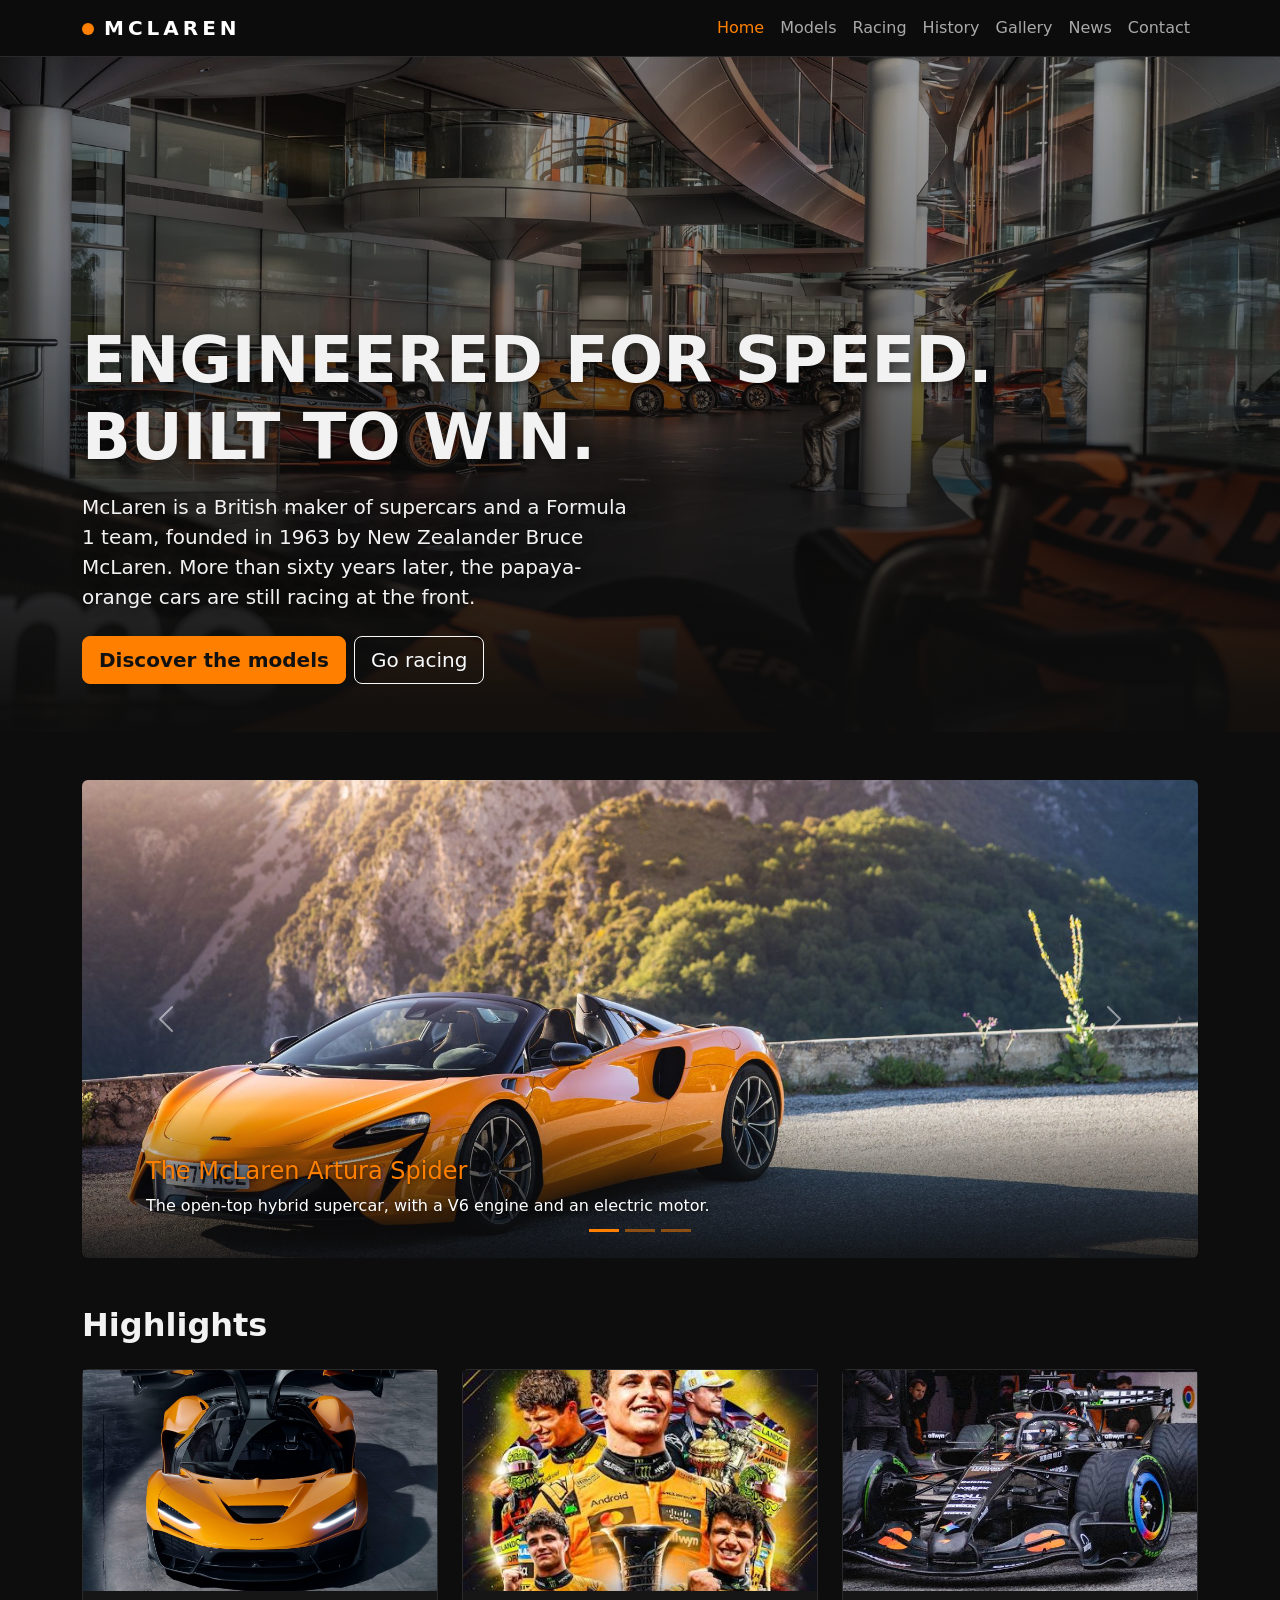
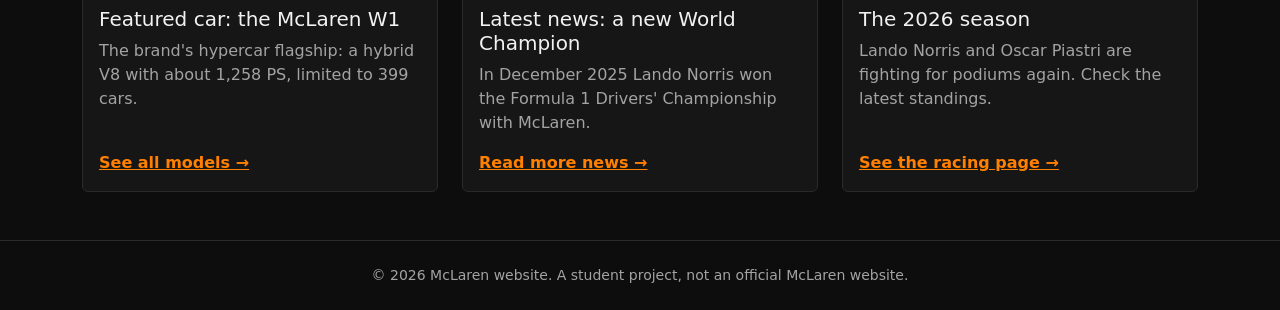
<file: index.html>
<!DOCTYPE html>
<html lang="en" data-bs-theme="dark">
<head>
  <meta charset="UTF-8">
  <meta name="viewport" content="width=device-width, initial-scale=1.0">
  <title>McLaren | Home</title>
  <link rel="stylesheet" href="https://cdn.jsdelivr.net/npm/bootstrap@5.3.3/dist/css/bootstrap.min.css">
  <link rel="stylesheet" href="style.css">
</head>
<body>

  <nav class="navbar navbar-expand-md sticky-top border-bottom">
    <div class="container">
      <a class="navbar-brand" href="index.html">McLaren</a>
      <button class="navbar-toggler" type="button" data-bs-toggle="collapse" data-bs-target="#menu" aria-controls="menu" aria-expanded="false" aria-label="Toggle navigation">
        <span class="navbar-toggler-icon"></span>
      </button>
      <div class="collapse navbar-collapse" id="menu">
        <ul class="navbar-nav ms-auto">
          <li class="nav-item"><a class="nav-link active" aria-current="page" href="index.html">Home</a></li>
          <li class="nav-item"><a class="nav-link" href="models.html">Models</a></li>
          <li class="nav-item"><a class="nav-link" href="racing.html">Racing</a></li>
          <li class="nav-item"><a class="nav-link" href="history.html">History</a></li>
          <li class="nav-item"><a class="nav-link" href="gallery.html">Gallery</a></li>
          <li class="nav-item"><a class="nav-link" href="news.html">News</a></li>
          <li class="nav-item"><a class="nav-link" href="contact.html">Contact</a></li>
        </ul>
      </div>
    </div>
  </nav>

  
  <header class="hero d-flex align-items-end">
    <div class="container pb-5">
      <h1 class="display-3 mb-3">Engineered for speed.<br>Built to win.</h1>
      <p class="lead col-lg-6">McLaren is a British maker of supercars and a Formula 1 team, founded in 1963 by New Zealander Bruce McLaren. More than sixty years later, the papaya-orange cars are still racing at the front.</p>
      <div class="d-flex flex-wrap gap-2 mt-4">
        <a href="models.html" class="btn btn-primary btn-lg">Discover the models</a>
        <a href="racing.html" class="btn btn-outline-light btn-lg">Go racing</a>
      </div>
    </div>
  </header>

  
  <section class="container pt-5" aria-label="Featured stories">
    <div id="homeCarousel" class="carousel slide carousel-fade" data-bs-theme="light" data-bs-ride="carousel" data-bs-interval="5000">
      <div class="carousel-indicators">
        <button type="button" data-bs-target="#homeCarousel" data-bs-slide-to="0" class="active" aria-current="true" aria-label="Slide 1"></button>
        <button type="button" data-bs-target="#homeCarousel" data-bs-slide-to="1" aria-label="Slide 2"></button>
        <button type="button" data-bs-target="#homeCarousel" data-bs-slide-to="2" aria-label="Slide 3"></button>
      </div>

      <div class="carousel-inner rounded">
        <div class="carousel-item active">
          <img src="pictures/artura%20spider.jpg" class="d-block w-100 carousel-slide" style="object-position: 50% 65%;" alt="Orange McLaren Artura Spider parked on a mountain road">
          <div class="carousel-caption text-start">
            <h3 class="h4">The McLaren Artura Spider</h3>
            <p class="mb-0 d-none d-sm-block">The open-top hybrid supercar, with a V6 engine and an electric motor.</p>
          </div>
        </div>
        <div class="carousel-item">
          <img src="pictures/w1.jpg" class="d-block w-100 carousel-slide" style="object-position: 50% 65%;" alt="Orange McLaren W1 hypercar with its doors open, seen from the front">
          <div class="carousel-caption text-start">
            <h3 class="h4">The McLaren W1</h3>
            <p class="mb-0 d-none d-sm-block">A hybrid V8 hypercar with about 1,258 PS, limited to 399 cars.</p>
          </div>
        </div>
        <div class="carousel-item">
          <img src="pictures/labdo-and-oscar.jpg" class="d-block w-100 carousel-slide" style="object-position: 50% 18%;" alt="Lando Norris and Oscar Piastri in McLaren race suits, smiling">
          <div class="carousel-caption text-start">
            <h3 class="h4">Our drivers</h3>
            <p class="mb-0 d-none d-sm-block">Lando Norris, the 2025 World Champion, and Oscar Piastri.</p>
          </div>
        </div>
      </div>

      <button class="carousel-control-prev" type="button" data-bs-target="#homeCarousel" data-bs-slide="prev">
        <span class="carousel-control-prev-icon" aria-hidden="true"></span>
        <span class="visually-hidden">Previous</span>
      </button>
      <button class="carousel-control-next" type="button" data-bs-target="#homeCarousel" data-bs-slide="next">
        <span class="carousel-control-next-icon" aria-hidden="true"></span>
        <span class="visually-hidden">Next</span>
      </button>
    </div>
  </section>

  <main class="container py-5">
    <h2 class="mb-4">Highlights</h2>
    <div class="row row-cols-1 row-cols-md-3 g-4">
        <div class="col">
          <div class="card h-100">
            <img src="pictures/w1.jpg" class="card-img-top pic" style="object-position: 50% 60%;" alt="Orange McLaren W1 hypercar with its doors open" loading="lazy">
            <div class="card-body d-flex flex-column">
              <h3 class="h5 card-title">Featured car: the McLaren W1</h3>
              <p class="card-text text-secondary">The brand's hypercar flagship: a hybrid V8 with about 1,258 PS, limited to 399 cars.</p>
              <a href="models.html" class="mt-auto fw-semibold">See all models &rarr;</a>
            </div>
          </div>
        </div>
        <div class="col">
          <div class="card h-100">
            <img src="pictures/Lando%20Norris,%202025%20World%20Champion.jpg" class="card-img-top pic" style="object-position: 50% 25%;" alt="Lando Norris, 2025 Formula 1 World Champion" loading="lazy">
            <div class="card-body d-flex flex-column">
              <h3 class="h5 card-title">Latest news: a new World Champion</h3>
              <p class="card-text text-secondary">In December 2025 Lando Norris won the Formula 1 Drivers' Championship with McLaren.</p>
              <a href="news.html" class="mt-auto fw-semibold">Read more news &rarr;</a>
            </div>
          </div>
        </div>
        <div class="col">
          <div class="card h-100">
            <img src="pictures/2026.jpg" class="card-img-top pic" alt="The 2026 McLaren Formula 1 car in the pit lane" loading="lazy">
            <div class="card-body d-flex flex-column">
              <h3 class="h5 card-title">The 2026 season</h3>
              <p class="card-text text-secondary">Lando Norris and Oscar Piastri are fighting for podiums again. Check the latest standings.</p>
              <a href="racing.html" class="mt-auto fw-semibold">See the racing page &rarr;</a>
            </div>
          </div>
        </div>
    </div>

  </main>

  <footer class="border-top py-4 text-center text-secondary small">
    <div class="container">&copy; 2026 McLaren website. A student project, not an official McLaren website.</div>
  </footer>

  <script src="https://cdn.jsdelivr.net/npm/bootstrap@5.3.3/dist/js/bootstrap.bundle.min.js"></script>
</body>
</html>
</file>
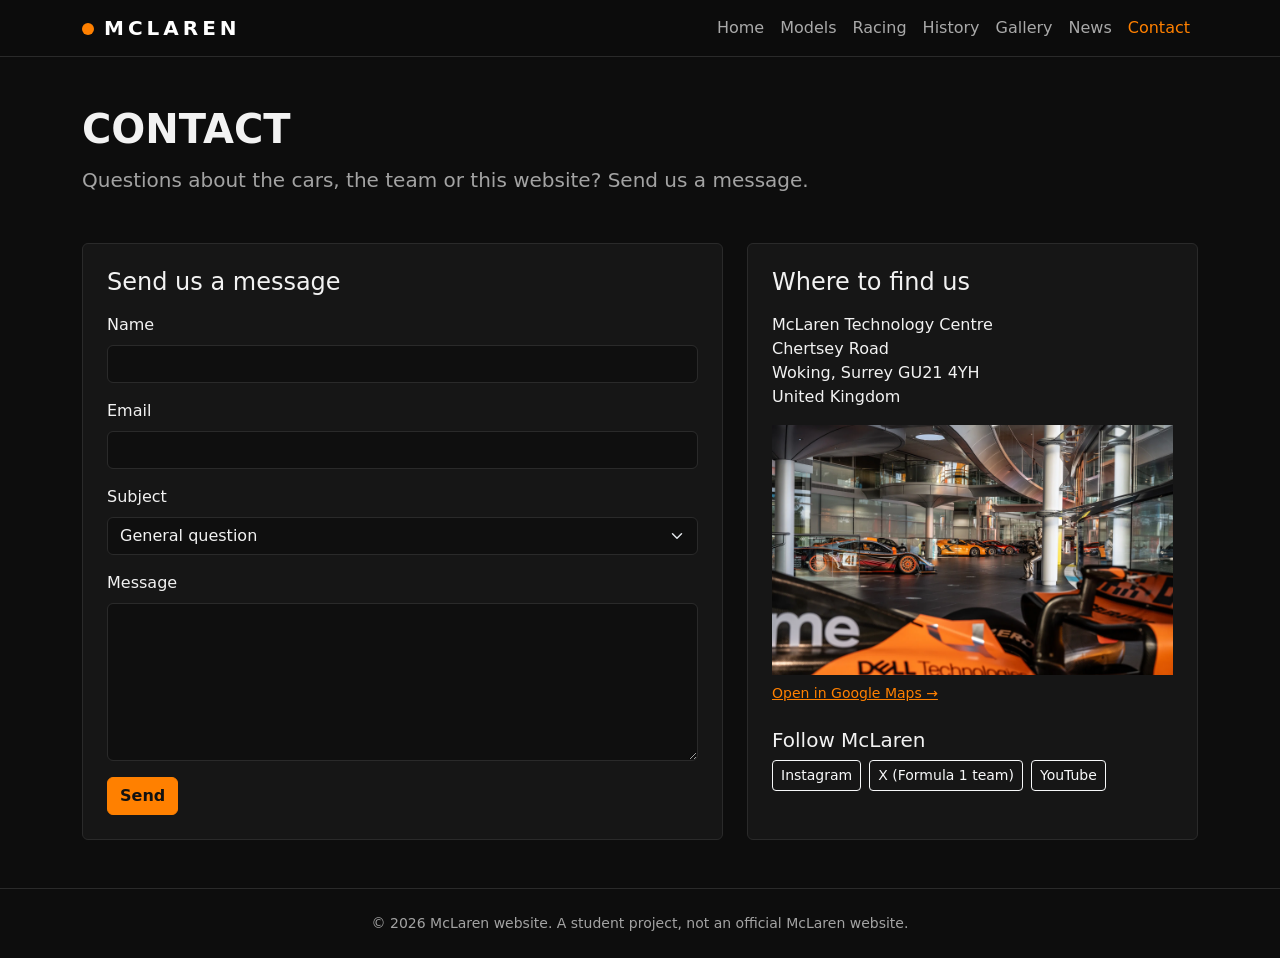
<file: contact.html>
<!DOCTYPE html>
<html lang="en" data-bs-theme="dark">
<head>
  <meta charset="UTF-8">
  <meta name="viewport" content="width=device-width, initial-scale=1.0">
  <title>McLaren | Contact</title>
  <link rel="stylesheet" href="https://cdn.jsdelivr.net/npm/bootstrap@5.3.3/dist/css/bootstrap.min.css">
  <link rel="stylesheet" href="style.css">
</head>
<body>

  <nav class="navbar navbar-expand-md sticky-top border-bottom">
    <div class="container">
      <a class="navbar-brand" href="index.html">McLaren</a>
      <button class="navbar-toggler" type="button" data-bs-toggle="collapse" data-bs-target="#menu" aria-controls="menu" aria-expanded="false" aria-label="Toggle navigation">
        <span class="navbar-toggler-icon"></span>
      </button>
      <div class="collapse navbar-collapse" id="menu">
        <ul class="navbar-nav ms-auto">
          <li class="nav-item"><a class="nav-link" href="index.html">Home</a></li>
          <li class="nav-item"><a class="nav-link" href="models.html">Models</a></li>
          <li class="nav-item"><a class="nav-link" href="racing.html">Racing</a></li>
          <li class="nav-item"><a class="nav-link" href="history.html">History</a></li>
          <li class="nav-item"><a class="nav-link" href="gallery.html">Gallery</a></li>
          <li class="nav-item"><a class="nav-link" href="news.html">News</a></li>
          <li class="nav-item"><a class="nav-link active" aria-current="page" href="contact.html">Contact</a></li>
        </ul>
      </div>
    </div>
  </nav>

  <main class="container py-5">
    <div class="mb-5">
      <h1>Contact</h1>
      <p class="lead text-secondary">Questions about the cars, the team or this website? Send us a message.</p>
    </div>
    <div class="row g-4">

      <!-- Form -->
      <section class="col-lg-7">
        <div class="card p-4 h-100">
          <h2 class="h4 mb-3">Send us a message</h2>
          <form action="#" method="post">
            <div class="mb-3">
              <label for="name" class="form-label">Name</label>
              <input type="text" class="form-control" id="name" name="name" required>
            </div>
            <div class="mb-3">
              <label for="email" class="form-label">Email</label>
              <input type="email" class="form-control" id="email" name="email" required>
            </div>
            <div class="mb-3">
              <label for="subject" class="form-label">Subject</label>
              <select class="form-select" id="subject" name="subject">
                <option value="general">General question</option>
                <option value="sales">Buying a McLaren</option>
                <option value="racing">Racing and the F1 team</option>
              </select>
            </div>
            <div class="mb-3">
              <label for="message" class="form-label">Message</label>
              <textarea class="form-control" id="message" name="message" rows="6" required></textarea>
            </div>
            <button type="submit" class="btn btn-primary">Send</button>
          </form>
        </div>
      </section>

      <!-- Info -->
      <section class="col-lg-5">
        <div class="card p-4 h-100">
          <h2 class="h4 mb-3">Where to find us</h2>
          <address>
            McLaren Technology Centre<br>
            Chertsey Road<br>
            Woking, Surrey GU21 4YH<br>
            United Kingdom
          </address>

          <img src="pictures/McLaren%20Technology%20Centre.jpg" class="pic mb-2" alt="Inside the McLaren Technology Centre in Woking" loading="lazy">
          <p class="small mb-4"><a href="https://www.google.com/maps/search/?api=1&amp;query=McLaren+Technology+Centre+Woking" target="_blank" rel="noopener">Open in Google Maps &rarr;</a></p>

          <h3 class="h5">Follow McLaren</h3>
          <div class="d-flex flex-wrap gap-2">
            <a href="https://www.instagram.com/mclaren/" class="btn btn-sm btn-outline-light">Instagram</a>
            <a href="https://x.com/McLarenF1" class="btn btn-sm btn-outline-light">X (Formula 1 team)</a>
            <a href="https://www.youtube.com/@McLaren" class="btn btn-sm btn-outline-light">YouTube</a>
          </div>
        </div>
      </section>

    </div>

  </main>

  <footer class="border-top py-4 text-center text-secondary small">
    <div class="container">&copy; 2026 McLaren website. A student project, not an official McLaren website.</div>
  </footer>

  <script src="https://cdn.jsdelivr.net/npm/bootstrap@5.3.3/dist/js/bootstrap.bundle.min.js"></script>
</body>
</html>
</file>
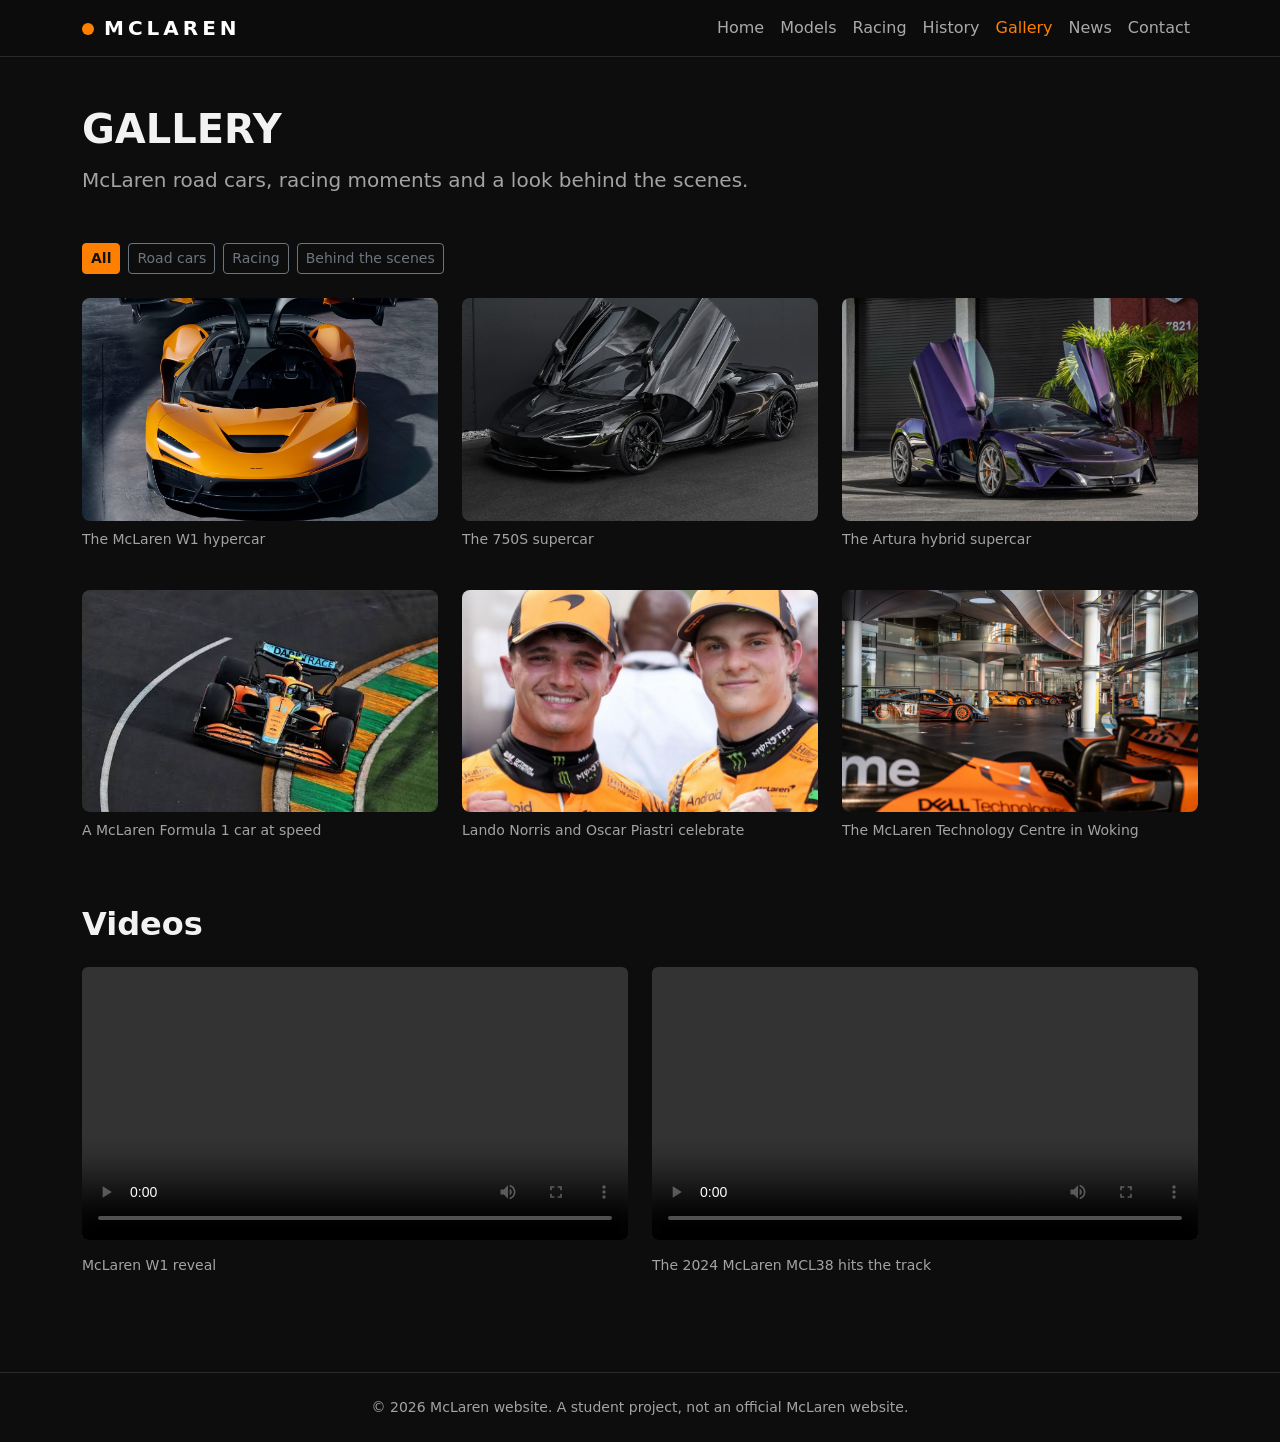
<file: gallery.html>
<!DOCTYPE html>
<html lang="en" data-bs-theme="dark">
<head>
  <meta charset="UTF-8">
  <meta name="viewport" content="width=device-width, initial-scale=1.0">
  <title>McLaren | Gallery</title>
  <link rel="stylesheet" href="https://cdn.jsdelivr.net/npm/bootstrap@5.3.3/dist/css/bootstrap.min.css">
  <link rel="stylesheet" href="style.css">
</head>
<body>

  <nav class="navbar navbar-expand-md sticky-top border-bottom">
    <div class="container">
      <a class="navbar-brand" href="index.html">McLaren</a>
      <button class="navbar-toggler" type="button" data-bs-toggle="collapse" data-bs-target="#menu" aria-controls="menu" aria-expanded="false" aria-label="Toggle navigation">
        <span class="navbar-toggler-icon"></span>
      </button>
      <div class="collapse navbar-collapse" id="menu">
        <ul class="navbar-nav ms-auto">
          <li class="nav-item"><a class="nav-link" href="index.html">Home</a></li>
          <li class="nav-item"><a class="nav-link" href="models.html">Models</a></li>
          <li class="nav-item"><a class="nav-link" href="racing.html">Racing</a></li>
          <li class="nav-item"><a class="nav-link" href="history.html">History</a></li>
          <li class="nav-item"><a class="nav-link active" aria-current="page" href="gallery.html">Gallery</a></li>
          <li class="nav-item"><a class="nav-link" href="news.html">News</a></li>
          <li class="nav-item"><a class="nav-link" href="contact.html">Contact</a></li>
        </ul>
      </div>
    </div>
  </nav>

  <main class="container py-5">
    <div class="mb-5">
      <h1>Gallery</h1>
      <p class="lead text-secondary">McLaren road cars, racing moments and a look behind the scenes.</p>
    </div>
    <div class="d-flex flex-wrap gap-2 mb-4">
      <button class="btn btn-sm btn-primary">All</button>
      <button class="btn btn-sm btn-outline-secondary">Road cars</button>
      <button class="btn btn-sm btn-outline-secondary">Racing</button>
      <button class="btn btn-sm btn-outline-secondary">Behind the scenes</button>
    </div>

    <div class="row row-cols-1 row-cols-sm-2 row-cols-lg-3 g-4 mb-5">
      <figure class="col">
        <img src="pictures/w1.jpg" class="pic" style="object-position: 50% 60%;" alt="Orange McLaren W1 hypercar with its doors open" loading="lazy">
        <figcaption class="text-secondary small mt-2">The McLaren W1 hypercar</figcaption>
      </figure>
      <figure class="col">
        <img src="pictures/750s.jpg" class="pic" style="object-position: 50% 62%;" alt="Black McLaren 750S with its doors open" loading="lazy">
        <figcaption class="text-secondary small mt-2">The 750S supercar</figcaption>
      </figure>
      <figure class="col">
        <img src="pictures/artura.jpg" class="pic" alt="Purple McLaren Artura with its doors open" loading="lazy">
        <figcaption class="text-secondary small mt-2">The Artura hybrid supercar</figcaption>
      </figure>
      <figure class="col">
        <img src="pictures/McLaren%20F1%20car%20on%20track.jpg" class="pic" alt="A McLaren Formula 1 car cornering on track" loading="lazy">
        <figcaption class="text-secondary small mt-2">A McLaren Formula 1 car at speed</figcaption>
      </figure>
      <figure class="col">
        <img src="pictures/labdo-and-oscar.jpg" class="pic" style="object-position: 50% 18%;" alt="Lando Norris and Oscar Piastri in McLaren race suits" loading="lazy">
        <figcaption class="text-secondary small mt-2">Lando Norris and Oscar Piastri celebrate</figcaption>
      </figure>
      <figure class="col">
        <img src="pictures/McLaren%20Technology%20Centre.jpg" class="pic" alt="Inside the McLaren Technology Centre, with road and race cars on display" loading="lazy">
        <figcaption class="text-secondary small mt-2">The McLaren Technology Centre in Woking</figcaption>
      </figure>
    </div>

    <!-- Videos -->
    <section class="mb-5">
      <h2 class="mb-4">Videos</h2>
      <div class="row row-cols-1 row-cols-md-2 g-4">
        <div class="col">
          <video class="w-100 rounded" controls preload="metadata" title="McLaren W1 reveal">
            <source src="pictures/McLaren%20W1%20The%20Fastest-Accelerating%20Road%20Car%20We%27ve%20Ever%20Built.mp4" type="video/mp4">
            Your browser does not support the video tag.
          </video>
          <p class="text-secondary small mt-2 mb-0">McLaren W1 reveal</p>
        </div>
        <div class="col">
          <video class="w-100 rounded" controls preload="metadata" title="The 2024 McLaren MCL38 hits the track">
            <source src="pictures/The%202024%20McLaren%20F1%20Car%20Hits%20The%20Track!%20Introducing%20The%20MCL38!.mp4" type="video/mp4">
            Your browser does not support the video tag.
          </video>
          <p class="text-secondary small mt-2 mb-0">The 2024 McLaren MCL38 hits the track</p>
        </div>
      </div>
    </section>

    

  </main>

  <footer class="border-top py-4 text-center text-secondary small">
    <div class="container">&copy; 2026 McLaren website. A student project, not an official McLaren website.</div>
  </footer>

  <script src="https://cdn.jsdelivr.net/npm/bootstrap@5.3.3/dist/js/bootstrap.bundle.min.js"></script>
</body>
</html>
</file>
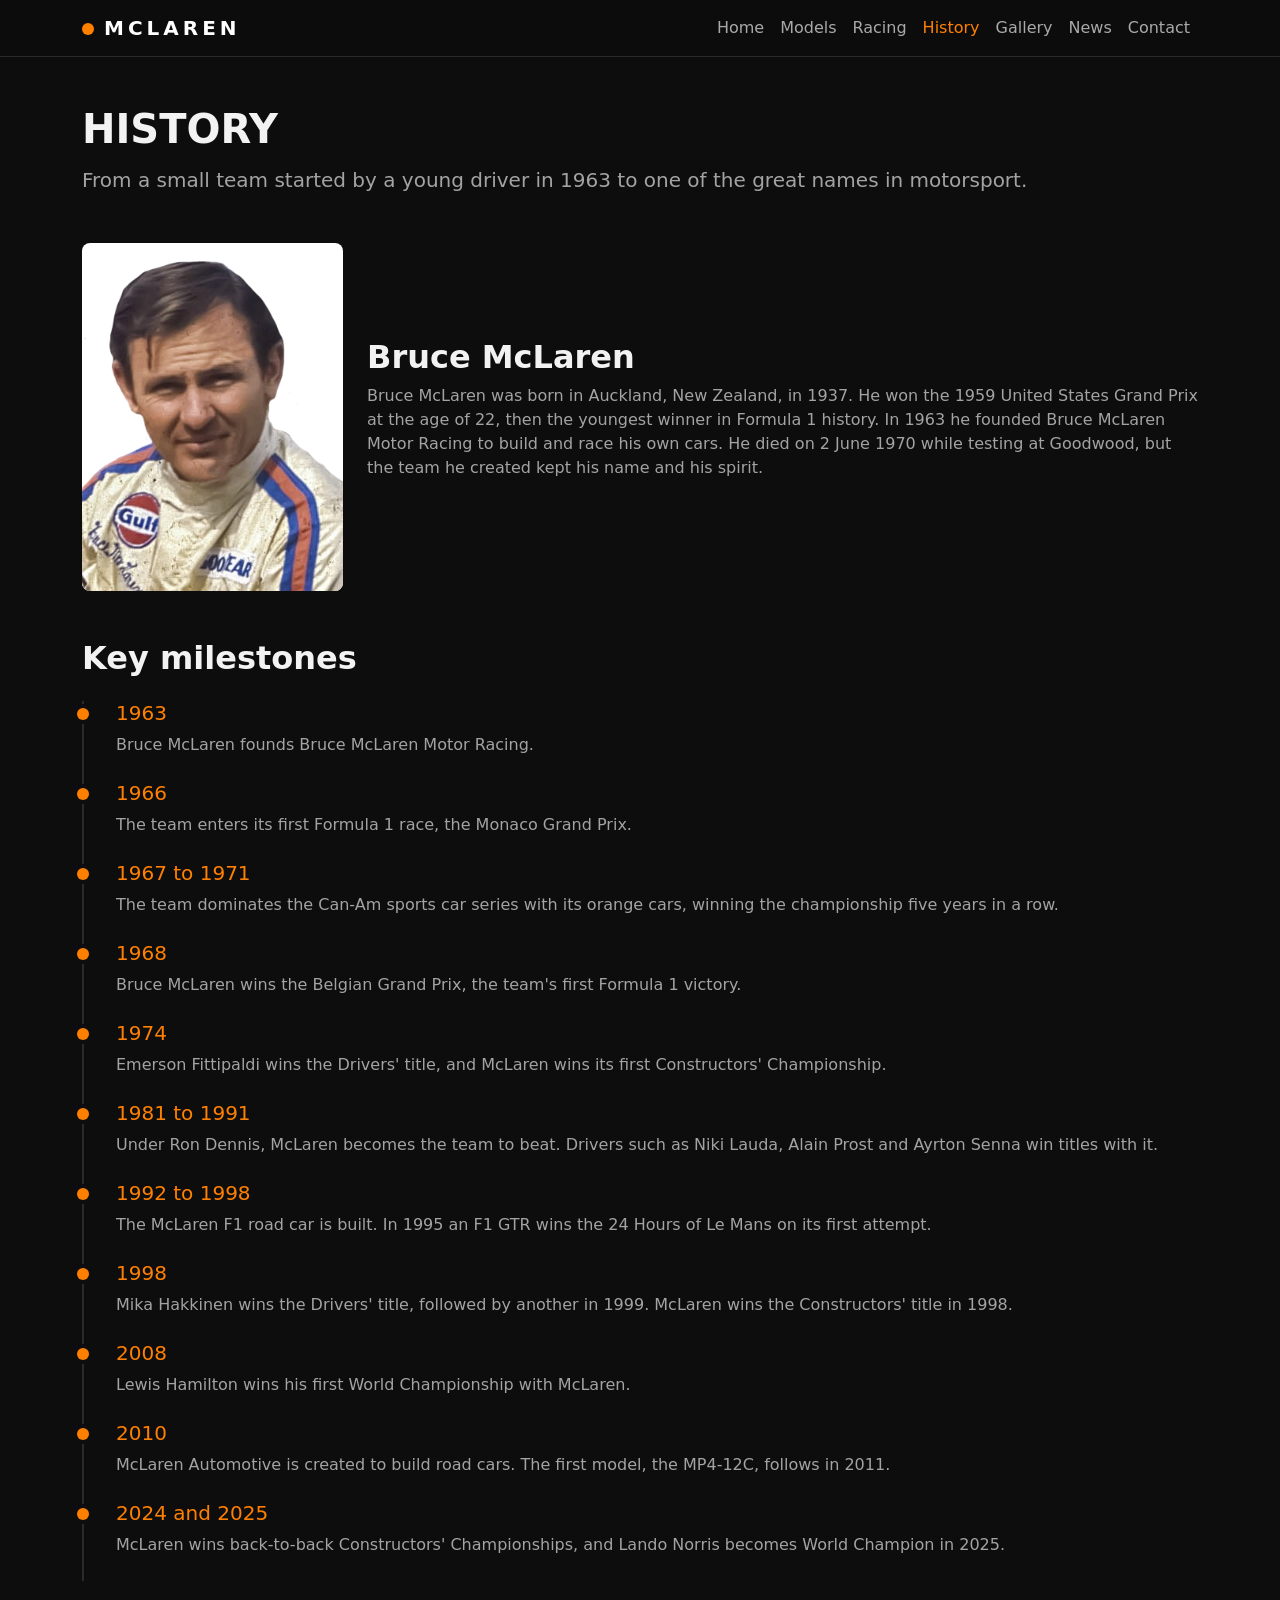
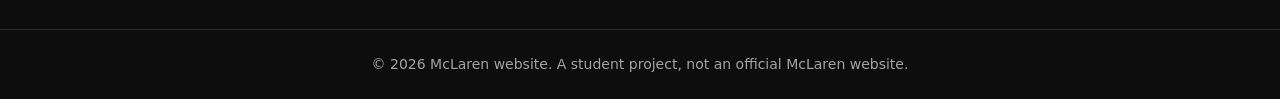
<file: history.html>
<!DOCTYPE html>
<html lang="en" data-bs-theme="dark">
<head>
  <meta charset="UTF-8">
  <meta name="viewport" content="width=device-width, initial-scale=1.0">
  <title>McLaren | History</title>
  <link rel="stylesheet" href="https://cdn.jsdelivr.net/npm/bootstrap@5.3.3/dist/css/bootstrap.min.css">
  <link rel="stylesheet" href="style.css">
</head>
<body>

  <nav class="navbar navbar-expand-md sticky-top border-bottom">
    <div class="container">
      <a class="navbar-brand" href="index.html">McLaren</a>
      <button class="navbar-toggler" type="button" data-bs-toggle="collapse" data-bs-target="#menu" aria-controls="menu" aria-expanded="false" aria-label="Toggle navigation">
        <span class="navbar-toggler-icon"></span>
      </button>
      <div class="collapse navbar-collapse" id="menu">
        <ul class="navbar-nav ms-auto">
          <li class="nav-item"><a class="nav-link" href="index.html">Home</a></li>
          <li class="nav-item"><a class="nav-link" href="models.html">Models</a></li>
          <li class="nav-item"><a class="nav-link" href="racing.html">Racing</a></li>
          <li class="nav-item"><a class="nav-link active" aria-current="page" href="history.html">History</a></li>
          <li class="nav-item"><a class="nav-link" href="gallery.html">Gallery</a></li>
          <li class="nav-item"><a class="nav-link" href="news.html">News</a></li>
          <li class="nav-item"><a class="nav-link" href="contact.html">Contact</a></li>
        </ul>
      </div>
    </div>
  </nav>

  <main class="container py-5">
    <div class="mb-5">
      <h1>History</h1>
      <p class="lead text-secondary">From a small team started by a young driver in 1963 to one of the great names in motorsport.</p>
    </div>
    <!-- Founder -->
    <section class="row align-items-center g-4 mb-5">
      <div class="col-md-4 col-lg-3">
        <img src="pictures/bruce.png" class="pic pic-tall" alt="Portrait of Bruce McLaren in his racing suit">
      </div>
      <div class="col-md-8 col-lg-9">
        <h2>Bruce McLaren</h2>
        <p class="text-secondary">Bruce McLaren was born in Auckland, New Zealand, in 1937. He won the 1959 United States Grand Prix at the age of 22, then the youngest winner in Formula 1 history. In 1963 he founded Bruce McLaren Motor Racing to build and race his own cars. He died on 2 June 1970 while testing at Goodwood, but the team he created kept his name and his spirit.</p>
      </div>
    </section>

    <!-- Timeline -->
    <section>
      <h2 class="mb-4">Key milestones</h2>
      <ol class="timeline list-unstyled">
      <li>
        <h3 class="h5">1963</h3>
        <p class="text-secondary mb-0">Bruce McLaren founds Bruce McLaren Motor Racing.</p>
      </li>
      <li>
        <h3 class="h5">1966</h3>
        <p class="text-secondary mb-0">The team enters its first Formula 1 race, the Monaco Grand Prix.</p>
      </li>
      <li>
        <h3 class="h5">1967 to 1971</h3>
        <p class="text-secondary mb-0">The team dominates the Can-Am sports car series with its orange cars, winning the championship five years in a row.</p>
      </li>
      <li>
        <h3 class="h5">1968</h3>
        <p class="text-secondary mb-0">Bruce McLaren wins the Belgian Grand Prix, the team's first Formula 1 victory.</p>
      </li>
      <li>
        <h3 class="h5">1974</h3>
        <p class="text-secondary mb-0">Emerson Fittipaldi wins the Drivers' title, and McLaren wins its first Constructors' Championship.</p>
      </li>
      <li>
        <h3 class="h5">1981 to 1991</h3>
        <p class="text-secondary mb-0">Under Ron Dennis, McLaren becomes the team to beat. Drivers such as Niki Lauda, Alain Prost and Ayrton Senna win titles with it.</p>
      </li>
      <li>
        <h3 class="h5">1992 to 1998</h3>
        <p class="text-secondary mb-0">The McLaren F1 road car is built. In 1995 an F1 GTR wins the 24 Hours of Le Mans on its first attempt.</p>
      </li>
      <li>
        <h3 class="h5">1998</h3>
        <p class="text-secondary mb-0">Mika Hakkinen wins the Drivers' title, followed by another in 1999. McLaren wins the Constructors' title in 1998.</p>
      </li>
      <li>
        <h3 class="h5">2008</h3>
        <p class="text-secondary mb-0">Lewis Hamilton wins his first World Championship with McLaren.</p>
      </li>
      <li>
        <h3 class="h5">2010</h3>
        <p class="text-secondary mb-0">McLaren Automotive is created to build road cars. The first model, the MP4-12C, follows in 2011.</p>
      </li>
      <li>
        <h3 class="h5">2024 and 2025</h3>
        <p class="text-secondary mb-0">McLaren wins back-to-back Constructors' Championships, and Lando Norris becomes World Champion in 2025.</p>
      </li>
      </ol>
    </section>

  </main>

  <footer class="border-top py-4 text-center text-secondary small">
    <div class="container">&copy; 2026 McLaren website. A student project, not an official McLaren website.</div>
  </footer>

  <script src="https://cdn.jsdelivr.net/npm/bootstrap@5.3.3/dist/js/bootstrap.bundle.min.js"></script>
</body>
</html>
</file>
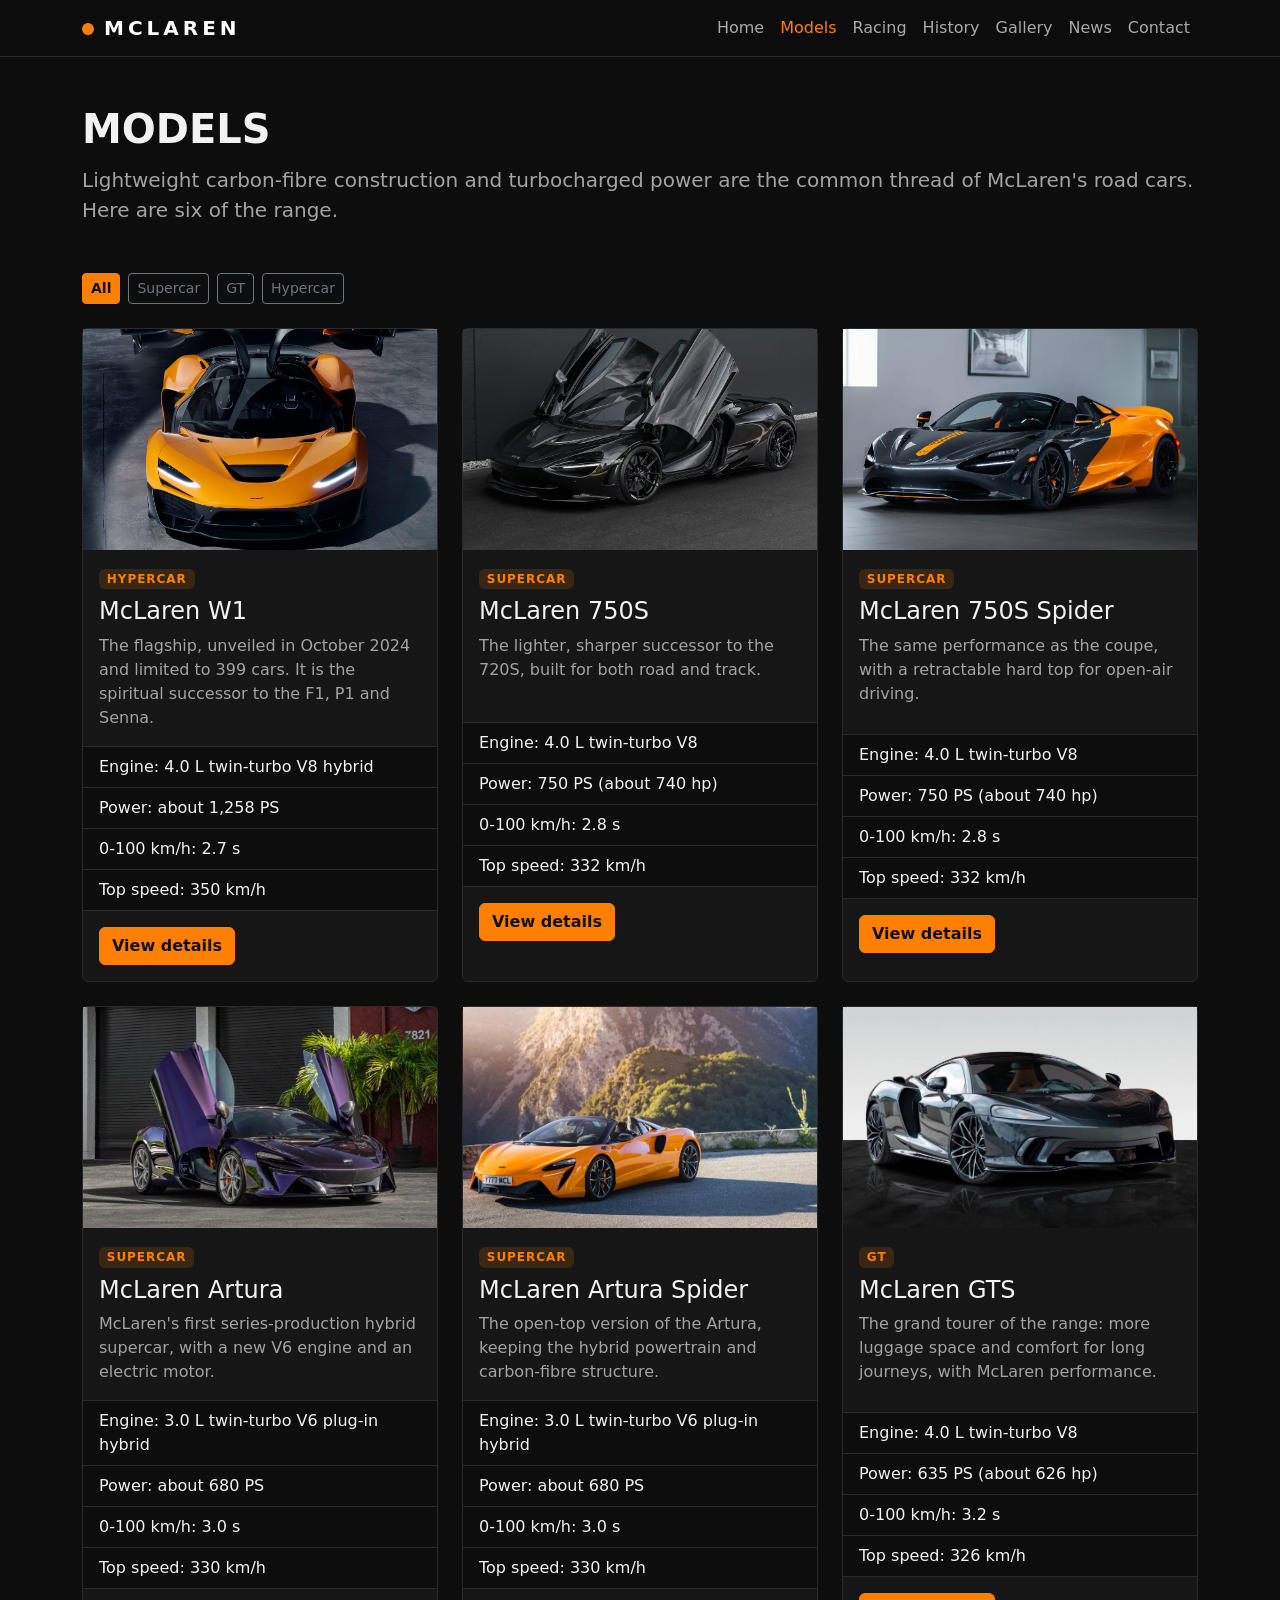
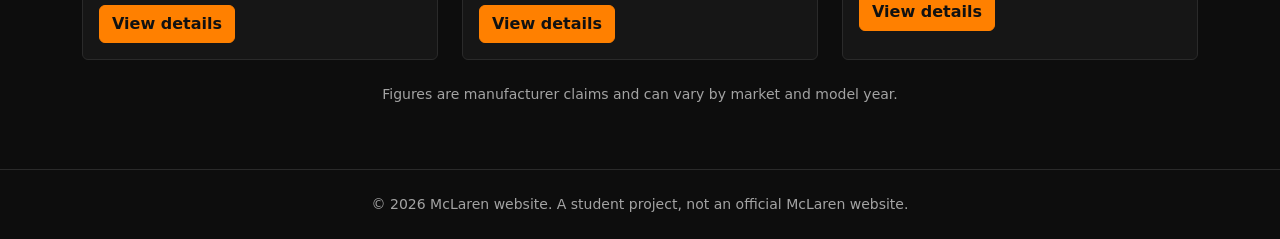
<file: models.html>
<!DOCTYPE html>
<html lang="en" data-bs-theme="dark">
<head>
  <meta charset="UTF-8">
  <meta name="viewport" content="width=device-width, initial-scale=1.0">
  <title>McLaren | Models</title>
  <link rel="stylesheet" href="https://cdn.jsdelivr.net/npm/bootstrap@5.3.3/dist/css/bootstrap.min.css">
  <link rel="stylesheet" href="style.css">
</head>
<body>

  <nav class="navbar navbar-expand-md sticky-top border-bottom">
    <div class="container">
      <a class="navbar-brand" href="index.html">McLaren</a>
      <button class="navbar-toggler" type="button" data-bs-toggle="collapse" data-bs-target="#menu" aria-controls="menu" aria-expanded="false" aria-label="Toggle navigation">
        <span class="navbar-toggler-icon"></span>
      </button>
      <div class="collapse navbar-collapse" id="menu">
        <ul class="navbar-nav ms-auto">
          <li class="nav-item"><a class="nav-link" href="index.html">Home</a></li>
          <li class="nav-item"><a class="nav-link active" aria-current="page" href="models.html">Models</a></li>
          <li class="nav-item"><a class="nav-link" href="racing.html">Racing</a></li>
          <li class="nav-item"><a class="nav-link" href="history.html">History</a></li>
          <li class="nav-item"><a class="nav-link" href="gallery.html">Gallery</a></li>
          <li class="nav-item"><a class="nav-link" href="news.html">News</a></li>
          <li class="nav-item"><a class="nav-link" href="contact.html">Contact</a></li>
        </ul>
      </div>
    </div>
  </nav>

  <main class="container py-5">
    <div class="mb-5">
      <h1>Models</h1>
      <p class="lead text-secondary">Lightweight carbon-fibre construction and turbocharged power are the common thread of McLaren's road cars. Here are six of the range.</p>
    </div>
    <div class="d-flex flex-wrap gap-2 mb-4">
      <button class="btn btn-sm btn-primary">All</button>
      <button class="btn btn-sm btn-outline-secondary">Supercar</button>
      <button class="btn btn-sm btn-outline-secondary">GT</button>
      <button class="btn btn-sm btn-outline-secondary">Hypercar</button>
    </div>

    <div class="row row-cols-1 row-cols-md-2 row-cols-lg-3 g-4">
        <div class="col" id="w1" data-type="hypercar">
          <div class="card h-100">
            <img src="pictures/w1.jpg" class="card-img-top pic" style="object-position: 50% 60%;" alt="Orange McLaren W1 hypercar with its doors open" loading="lazy">
            <div class="card-body">
              <span class="badge badge-papaya mb-2">Hypercar</span>
              <h2 class="h4 card-title">McLaren W1</h2>
              <p class="card-text text-secondary">The flagship, unveiled in October 2024 and limited to 399 cars. It is the spiritual successor to the F1, P1 and Senna.</p>
            </div>
            <ul class="list-group list-group-flush">
                <li class="list-group-item">Engine: 4.0 L twin-turbo V8 hybrid</li>
                <li class="list-group-item">Power: about 1,258 PS</li>
                <li class="list-group-item">0-100 km/h: 2.7 s</li>
                <li class="list-group-item">Top speed: 350 km/h</li>
            </ul>
            <div class="card-body">
              <a href="#w1" class="btn btn-primary">View details</a>
            </div>
          </div>
        </div>
        <div class="col" id="750s" data-type="supercar">
          <div class="card h-100">
            <img src="pictures/750s.jpg" class="card-img-top pic" style="object-position: 50% 62%;" alt="Black McLaren 750S with its doors open" loading="lazy">
            <div class="card-body">
              <span class="badge badge-papaya mb-2">Supercar</span>
              <h2 class="h4 card-title">McLaren 750S</h2>
              <p class="card-text text-secondary">The lighter, sharper successor to the 720S, built for both road and track.</p>
            </div>
            <ul class="list-group list-group-flush">
                <li class="list-group-item">Engine: 4.0 L twin-turbo V8</li>
                <li class="list-group-item">Power: 750 PS (about 740 hp)</li>
                <li class="list-group-item">0-100 km/h: 2.8 s</li>
                <li class="list-group-item">Top speed: 332 km/h</li>
            </ul>
            <div class="card-body">
              <a href="#750s" class="btn btn-primary">View details</a>
            </div>
          </div>
        </div>
        <div class="col" id="750s-spider" data-type="supercar">
          <div class="card h-100">
            <img src="pictures/750s_spider.jpg" class="card-img-top pic" alt="McLaren 750S Spider in grey and papaya orange" loading="lazy">
            <div class="card-body">
              <span class="badge badge-papaya mb-2">Supercar</span>
              <h2 class="h4 card-title">McLaren 750S Spider</h2>
              <p class="card-text text-secondary">The same performance as the coupe, with a retractable hard top for open-air driving.</p>
            </div>
            <ul class="list-group list-group-flush">
                <li class="list-group-item">Engine: 4.0 L twin-turbo V8</li>
                <li class="list-group-item">Power: 750 PS (about 740 hp)</li>
                <li class="list-group-item">0-100 km/h: 2.8 s</li>
                <li class="list-group-item">Top speed: 332 km/h</li>
            </ul>
            <div class="card-body">
              <a href="#750s-spider" class="btn btn-primary">View details</a>
            </div>
          </div>
        </div>
        <div class="col" id="artura" data-type="supercar">
          <div class="card h-100">
            <img src="pictures/artura.jpg" class="card-img-top pic" alt="Purple McLaren Artura with its doors open" loading="lazy">
            <div class="card-body">
              <span class="badge badge-papaya mb-2">Supercar</span>
              <h2 class="h4 card-title">McLaren Artura</h2>
              <p class="card-text text-secondary">McLaren's first series-production hybrid supercar, with a new V6 engine and an electric motor.</p>
            </div>
            <ul class="list-group list-group-flush">
                <li class="list-group-item">Engine: 3.0 L twin-turbo V6 plug-in hybrid</li>
                <li class="list-group-item">Power: about 680 PS</li>
                <li class="list-group-item">0-100 km/h: 3.0 s</li>
                <li class="list-group-item">Top speed: 330 km/h</li>
            </ul>
            <div class="card-body">
              <a href="#artura" class="btn btn-primary">View details</a>
            </div>
          </div>
        </div>
        <div class="col" id="artura-spider" data-type="supercar">
          <div class="card h-100">
            <img src="pictures/artura%20spider.jpg" class="card-img-top pic" style="object-position: 25% 70%;" alt="Orange McLaren Artura Spider on a mountain road" loading="lazy">
            <div class="card-body">
              <span class="badge badge-papaya mb-2">Supercar</span>
              <h2 class="h4 card-title">McLaren Artura Spider</h2>
              <p class="card-text text-secondary">The open-top version of the Artura, keeping the hybrid powertrain and carbon-fibre structure.</p>
            </div>
            <ul class="list-group list-group-flush">
                <li class="list-group-item">Engine: 3.0 L twin-turbo V6 plug-in hybrid</li>
                <li class="list-group-item">Power: about 680 PS</li>
                <li class="list-group-item">0-100 km/h: 3.0 s</li>
                <li class="list-group-item">Top speed: 330 km/h</li>
            </ul>
            <div class="card-body">
              <a href="#artura-spider" class="btn btn-primary">View details</a>
            </div>
          </div>
        </div>
        <div class="col" id="gts" data-type="gt">
          <div class="card h-100">
            <img src="pictures/gts.jpg" class="card-img-top pic" style="object-position: 50% 100%;" alt="Dark grey McLaren GTS grand tourer" loading="lazy">
            <div class="card-body">
              <span class="badge badge-papaya mb-2">GT</span>
              <h2 class="h4 card-title">McLaren GTS</h2>
              <p class="card-text text-secondary">The grand tourer of the range: more luggage space and comfort for long journeys, with McLaren performance.</p>
            </div>
            <ul class="list-group list-group-flush">
                <li class="list-group-item">Engine: 4.0 L twin-turbo V8</li>
                <li class="list-group-item">Power: 635 PS (about 626 hp)</li>
                <li class="list-group-item">0-100 km/h: 3.2 s</li>
                <li class="list-group-item">Top speed: 326 km/h</li>
            </ul>
            <div class="card-body">
              <a href="#gts" class="btn btn-primary">View details</a>
            </div>
          </div>
        </div>
    </div>

    <p class="text-secondary small text-center mt-4">Figures are manufacturer claims and can vary by market and model year.</p>

  </main>

  <footer class="border-top py-4 text-center text-secondary small">
    <div class="container">&copy; 2026 McLaren website. A student project, not an official McLaren website.</div>
  </footer>

  <script src="https://cdn.jsdelivr.net/npm/bootstrap@5.3.3/dist/js/bootstrap.bundle.min.js"></script>
</body>
</html>
</file>
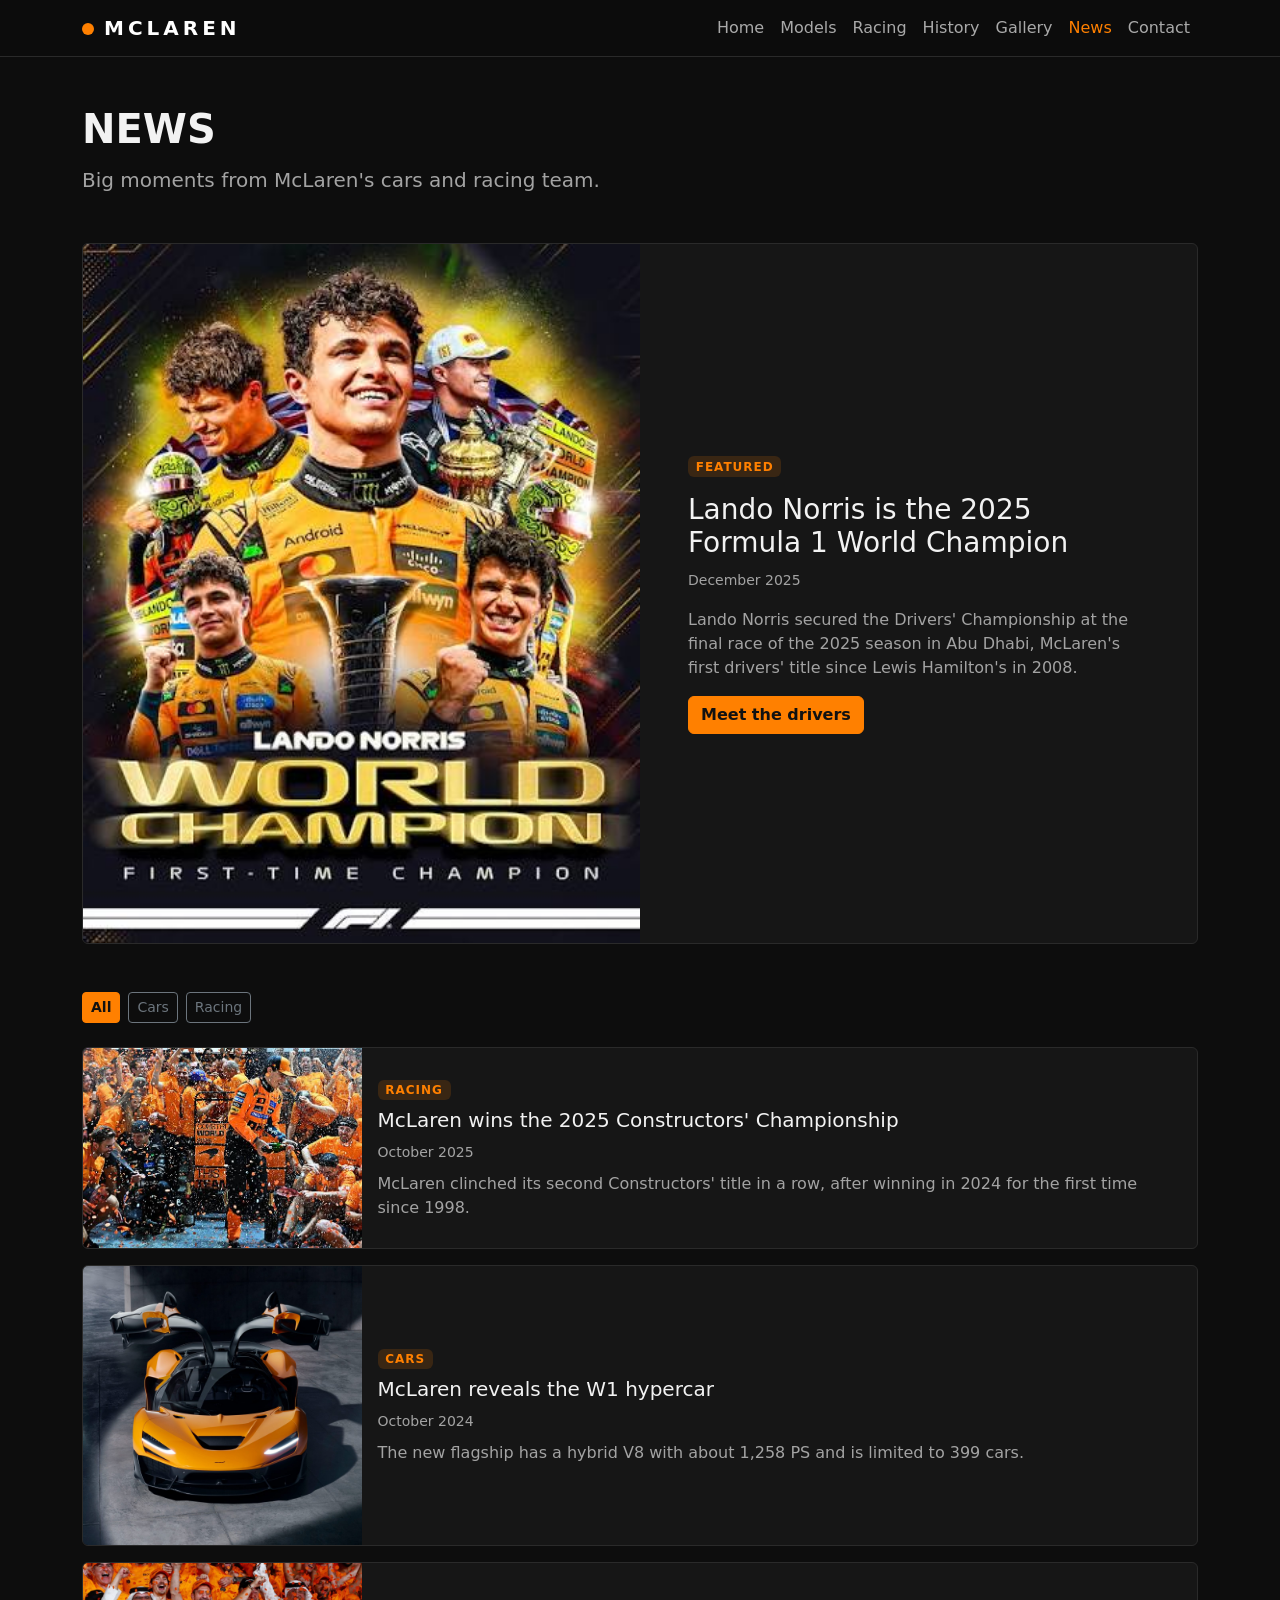
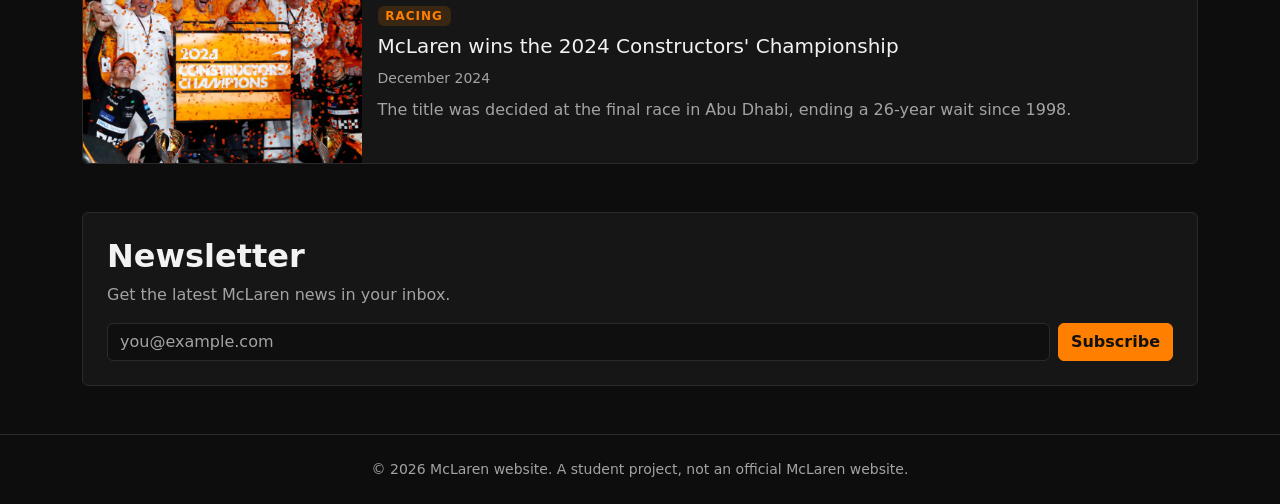
<file: news.html>
<!DOCTYPE html>
<html lang="en" data-bs-theme="dark">
<head>
  <meta charset="UTF-8">
  <meta name="viewport" content="width=device-width, initial-scale=1.0">
  <title>McLaren | News</title>
  <link rel="stylesheet" href="https://cdn.jsdelivr.net/npm/bootstrap@5.3.3/dist/css/bootstrap.min.css">
  <link rel="stylesheet" href="style.css">
</head>
<body>

  <nav class="navbar navbar-expand-md sticky-top border-bottom">
    <div class="container">
      <a class="navbar-brand" href="index.html">McLaren</a>
      <button class="navbar-toggler" type="button" data-bs-toggle="collapse" data-bs-target="#menu" aria-controls="menu" aria-expanded="false" aria-label="Toggle navigation">
        <span class="navbar-toggler-icon"></span>
      </button>
      <div class="collapse navbar-collapse" id="menu">
        <ul class="navbar-nav ms-auto">
          <li class="nav-item"><a class="nav-link" href="index.html">Home</a></li>
          <li class="nav-item"><a class="nav-link" href="models.html">Models</a></li>
          <li class="nav-item"><a class="nav-link" href="racing.html">Racing</a></li>
          <li class="nav-item"><a class="nav-link" href="history.html">History</a></li>
          <li class="nav-item"><a class="nav-link" href="gallery.html">Gallery</a></li>
          <li class="nav-item"><a class="nav-link active" aria-current="page" href="news.html">News</a></li>
          <li class="nav-item"><a class="nav-link" href="contact.html">Contact</a></li>
        </ul>
      </div>
    </div>
  </nav>

  <main class="container py-5">
    <div class="mb-5">
      <h1>News</h1>
      <p class="lead text-secondary">Big moments from McLaren's cars and racing team.</p>
    </div>
    <!-- Featured story -->
    <article class="card overflow-hidden mb-5">
      <div class="row g-0">
        <div class="col-lg-6">
          <img src="pictures/Lando%20Norris,%202025%20World%20Champion.jpg" class="img-fill" style="object-position: 50% 20%;" alt="Lando Norris, 2025 Formula 1 World Champion">
        </div>
        <div class="col-lg-6 d-flex">
          <div class="card-body p-4 p-lg-5 align-self-center">
            <span class="badge badge-papaya mb-3">Featured</span>
            <h2 class="h3">Lando Norris is the 2025 Formula 1 World Champion</h2>
            <time class="text-secondary small" datetime="2025-12">December 2025</time>
            <p class="text-secondary mt-3">Lando Norris secured the Drivers' Championship at the final race of the 2025 season in Abu Dhabi, McLaren's first drivers' title since Lewis Hamilton's in 2008.</p>
            <a href="racing.html" class="btn btn-primary">Meet the drivers</a>
          </div>
        </div>
      </div>
    </article>

    <div class="d-flex flex-wrap gap-2 mb-4">
      <button class="btn btn-sm btn-primary">All</button>
      <button class="btn btn-sm btn-outline-secondary">Cars</button>
      <button class="btn btn-sm btn-outline-secondary">Racing</button>
    </div>

    <section class="mb-5">
      <article class="card overflow-hidden mb-3">
        <div class="row g-0 align-items-center">
          <div class="col-md-3">
            <img src="pictures/McLaren%20F1%20team%20celebrating.jpg" class="img-fill" alt="McLaren team celebrating the 2025 Constructors' Championship" loading="lazy">
          </div>
          <div class="col-md-9">
            <div class="card-body">
              <span class="badge badge-papaya mb-2">Racing</span>
              <h3 class="h5 card-title">McLaren wins the 2025 Constructors' Championship</h3>
              <time class="text-secondary small" datetime="2025-10">October 2025</time>
              <p class="card-text text-secondary mt-2 mb-0">McLaren clinched its second Constructors' title in a row, after winning in 2024 for the first time since 1998.</p>
            </div>
          </div>
        </div>
      </article>
      <article class="card overflow-hidden mb-3">
        <div class="row g-0 align-items-center">
          <div class="col-md-3">
            <img src="pictures/w1.jpg" class="img-fill" style="object-position: 50% 60%;" alt="Orange McLaren W1 hypercar with its doors open" loading="lazy">
          </div>
          <div class="col-md-9">
            <div class="card-body">
              <span class="badge badge-papaya mb-2">Cars</span>
              <h3 class="h5 card-title">McLaren reveals the W1 hypercar</h3>
              <time class="text-secondary small" datetime="2024-10">October 2024</time>
              <p class="card-text text-secondary mt-2 mb-0">The new flagship has a hybrid V8 with about 1,258 PS and is limited to 399 cars.</p>
            </div>
          </div>
        </div>
      </article>
      <article class="card overflow-hidden mb-3">
        <div class="row g-0 align-items-center">
          <div class="col-md-3">
            <img src="pictures/McLaren%202024%20championship%20celebration.jpg" class="img-fill" alt="McLaren team celebrating the 2024 Constructors' Championship" loading="lazy">
          </div>
          <div class="col-md-9">
            <div class="card-body">
              <span class="badge badge-papaya mb-2">Racing</span>
              <h3 class="h5 card-title">McLaren wins the 2024 Constructors' Championship</h3>
              <time class="text-secondary small" datetime="2024-12">December 2024</time>
              <p class="card-text text-secondary mt-2 mb-0">The title was decided at the final race in Abu Dhabi, ending a 26-year wait since 1998.</p>
            </div>
          </div>
        </div>
      </article>
    </section>

    <!-- Newsletter -->
    <section class="card p-4">
      <h2>Newsletter</h2>
      <p class="text-secondary">Get the latest McLaren news in your inbox.</p>
      <form action="#" method="post" class="row g-2">
        <div class="col-sm">
          <label for="newsletter-email" class="visually-hidden">Email</label>
          <input type="email" class="form-control" id="newsletter-email" name="email" placeholder="you@example.com" required>
        </div>
        <div class="col-sm-auto">
          <button type="submit" class="btn btn-primary w-100">Subscribe</button>
        </div>
      </form>
    </section>

  </main>

  <footer class="border-top py-4 text-center text-secondary small">
    <div class="container">&copy; 2026 McLaren website. A student project, not an official McLaren website.</div>
  </footer>

  <script src="https://cdn.jsdelivr.net/npm/bootstrap@5.3.3/dist/js/bootstrap.bundle.min.js"></script>
</body>
</html>
</file>
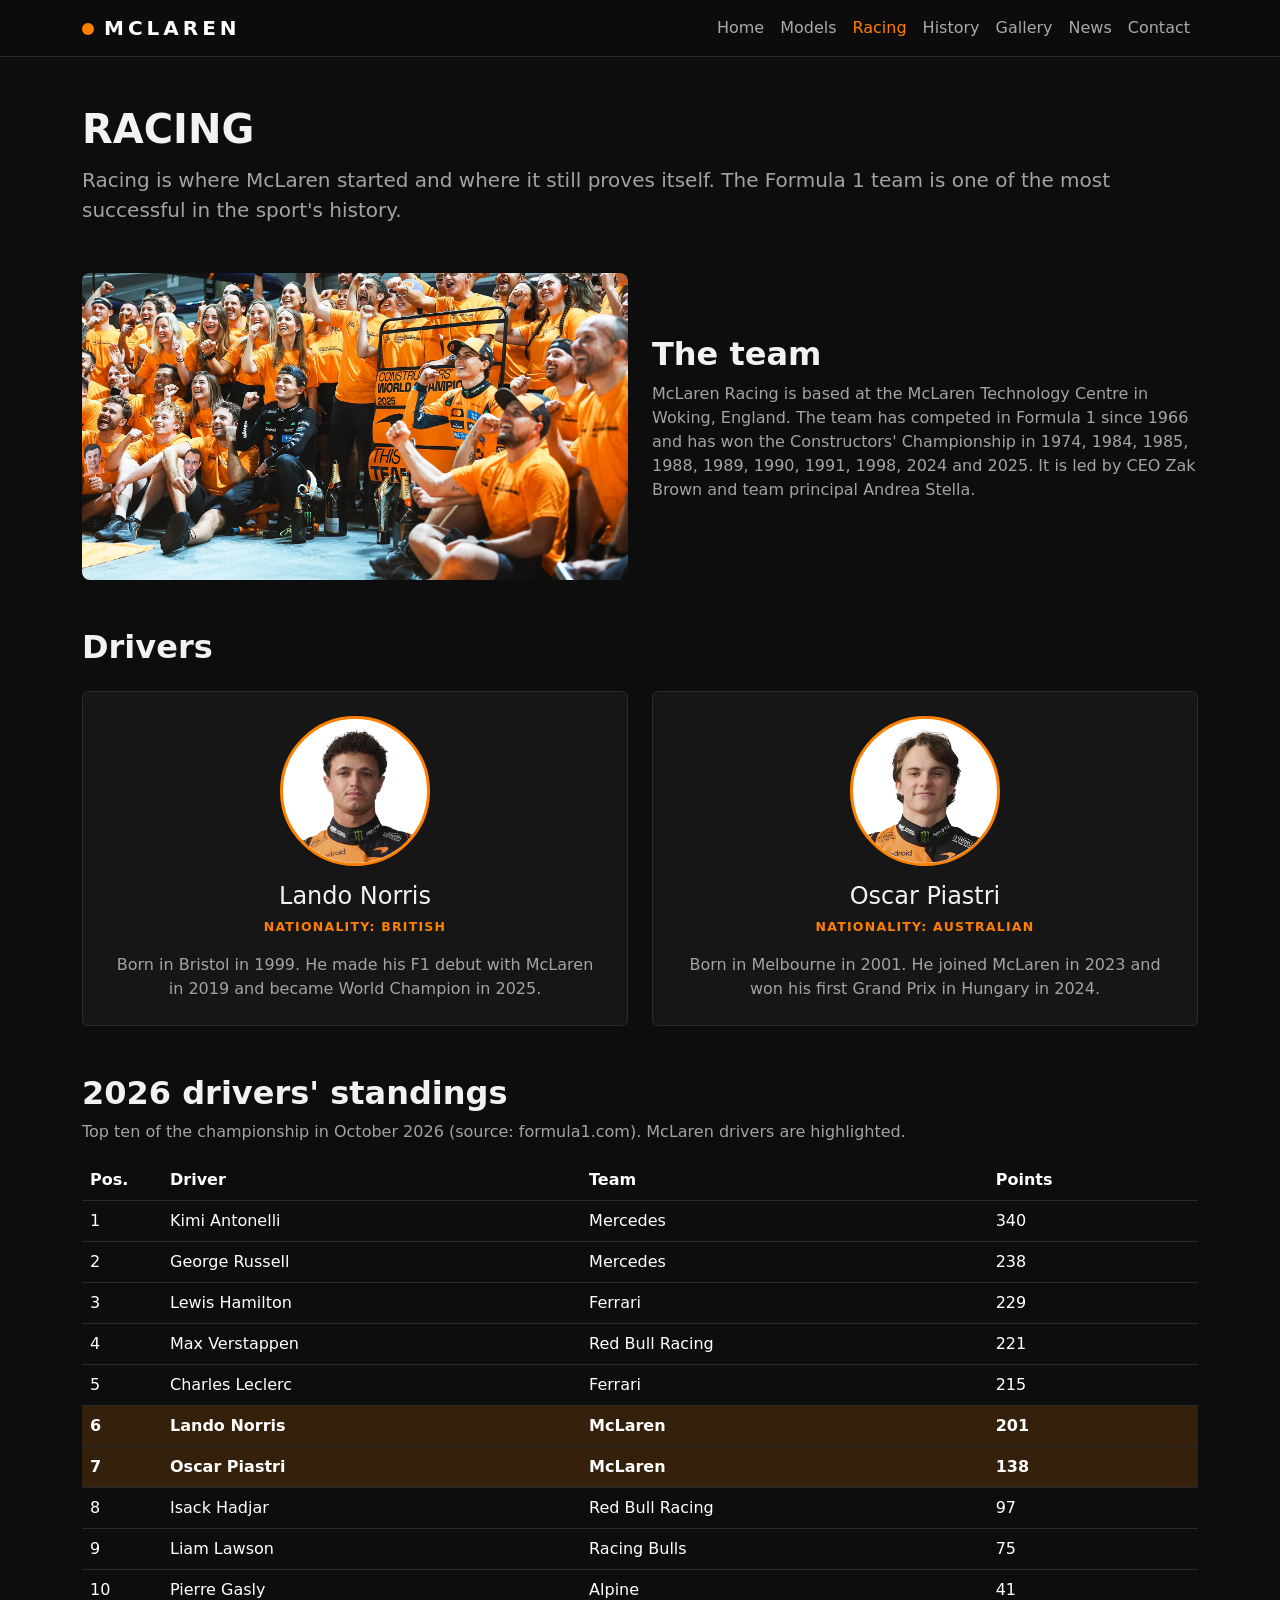
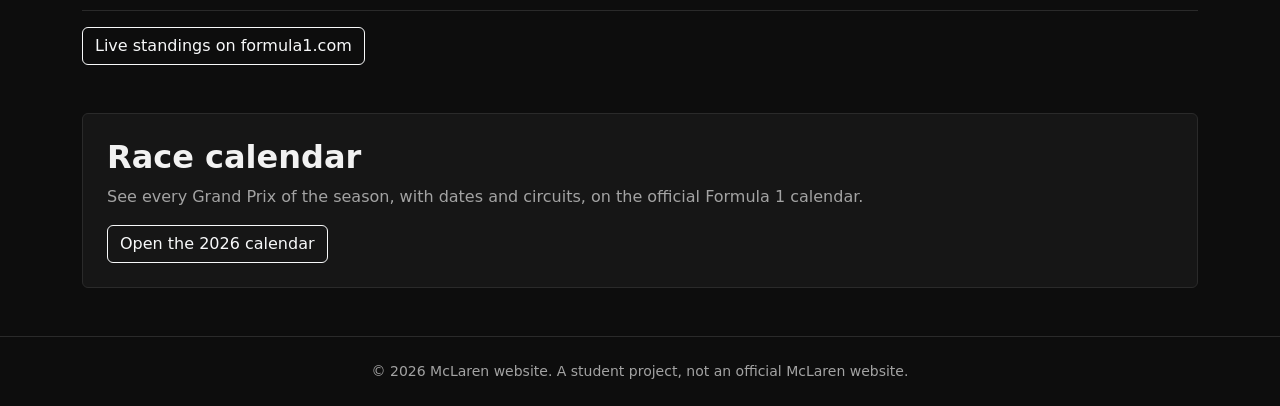
<file: racing.html>
<!DOCTYPE html>
<html lang="en" data-bs-theme="dark">
<head>
  <meta charset="UTF-8">
  <meta name="viewport" content="width=device-width, initial-scale=1.0">
  <title>McLaren | Racing</title>
  <link rel="stylesheet" href="https://cdn.jsdelivr.net/npm/bootstrap@5.3.3/dist/css/bootstrap.min.css">
  <link rel="stylesheet" href="style.css">
</head>
<body>

  <nav class="navbar navbar-expand-md sticky-top border-bottom">
    <div class="container">
      <a class="navbar-brand" href="index.html">McLaren</a>
      <button class="navbar-toggler" type="button" data-bs-toggle="collapse" data-bs-target="#menu" aria-controls="menu" aria-expanded="false" aria-label="Toggle navigation">
        <span class="navbar-toggler-icon"></span>
      </button>
      <div class="collapse navbar-collapse" id="menu">
        <ul class="navbar-nav ms-auto">
          <li class="nav-item"><a class="nav-link" href="index.html">Home</a></li>
          <li class="nav-item"><a class="nav-link" href="models.html">Models</a></li>
          <li class="nav-item"><a class="nav-link active" aria-current="page" href="racing.html">Racing</a></li>
          <li class="nav-item"><a class="nav-link" href="history.html">History</a></li>
          <li class="nav-item"><a class="nav-link" href="gallery.html">Gallery</a></li>
          <li class="nav-item"><a class="nav-link" href="news.html">News</a></li>
          <li class="nav-item"><a class="nav-link" href="contact.html">Contact</a></li>
        </ul>
      </div>
    </div>
  </nav>

  <main class="container py-5">
    <div class="mb-5">
      <h1>Racing</h1>
      <p class="lead text-secondary">Racing is where McLaren started and where it still proves itself. The Formula 1 team is one of the most successful in the sport's history.</p>
    </div>
    <!-- Team -->
    <section class="row align-items-center g-4 mb-5">
      <div class="col-md-6">
        <img src="pictures/f1%20team.jpg" class="pic pic-wide" alt="The McLaren Formula 1 team celebrating together" loading="lazy">
      </div>
      <div class="col-md-6">
        <h2>The team</h2>
        <p class="text-secondary">McLaren Racing is based at the McLaren Technology Centre in Woking, England. The team has competed in Formula 1 since 1966 and has won the Constructors' Championship in 1974, 1984, 1985, 1988, 1989, 1990, 1991, 1998, 2024 and 2025. It is led by CEO Zak Brown and team principal Andrea Stella.</p>
      </div>
    </section>

    <!-- Drivers -->
    <section class="mb-5">
      <h2 class="mb-4">Drivers</h2>
      <div class="row row-cols-1 row-cols-md-2 g-4">
      <div class="col">
        <div class="card h-100 text-center p-4">
          <img src="pictures/lando-noris.png" class="avatar mx-auto mb-3" alt="Portrait of Lando Norris" loading="lazy">
          <h3 class="h4">Lando Norris</h3>
          <p class="nat">Nationality: British</p>
          <p class="text-secondary mb-0">Born in Bristol in 1999. He made his F1 debut with McLaren in 2019 and became World Champion in 2025.</p>
        </div>
      </div>
      <div class="col">
        <div class="card h-100 text-center p-4">
          <img src="pictures/oscar.png" class="avatar mx-auto mb-3" alt="Portrait of Oscar Piastri" loading="lazy">
          <h3 class="h4">Oscar Piastri</h3>
          <p class="nat">Nationality: Australian</p>
          <p class="text-secondary mb-0">Born in Melbourne in 2001. He joined McLaren in 2023 and won his first Grand Prix in Hungary in 2024.</p>
        </div>
      </div>
      </div>
    </section>

    <!-- Standings -->
    <section class="mb-5">
      <h2>2026 drivers' standings</h2>
      <p class="text-secondary">Top ten of the championship in October 2026 (source: formula1.com). McLaren drivers are highlighted.</p>
      <div class="table-responsive">
        <table class="table align-middle">
          <thead>
            <tr><th>Pos.</th><th>Driver</th><th>Team</th><th>Points</th></tr>
          </thead>
          <tbody>
          <tr><td>1</td><td>Kimi Antonelli</td><td>Mercedes</td><td>340</td></tr>
          <tr><td>2</td><td>George Russell</td><td>Mercedes</td><td>238</td></tr>
          <tr><td>3</td><td>Lewis Hamilton</td><td>Ferrari</td><td>229</td></tr>
          <tr><td>4</td><td>Max Verstappen</td><td>Red Bull Racing</td><td>221</td></tr>
          <tr><td>5</td><td>Charles Leclerc</td><td>Ferrari</td><td>215</td></tr>
          <tr class="mclaren-row fw-bold"><td>6</td><td>Lando Norris</td><td>McLaren</td><td>201</td></tr>
          <tr class="mclaren-row fw-bold"><td>7</td><td>Oscar Piastri</td><td>McLaren</td><td>138</td></tr>
          <tr><td>8</td><td>Isack Hadjar</td><td>Red Bull Racing</td><td>97</td></tr>
          <tr><td>9</td><td>Liam Lawson</td><td>Racing Bulls</td><td>75</td></tr>
          <tr><td>10</td><td>Pierre Gasly</td><td>Alpine</td><td>41</td></tr>
          </tbody>
        </table>
      </div>
      <a href="https://www.formula1.com/en/results/2026/drivers" class="btn btn-outline-light">Live standings on formula1.com</a>
    </section>

    <!-- Calendar -->
    <section class="card p-4" id="calendar">
      <h2>Race calendar</h2>
      <p class="text-secondary">See every Grand Prix of the season, with dates and circuits, on the official Formula 1 calendar.</p>
      <div><a href="https://www.formula1.com/en/racing/2026" class="btn btn-outline-light">Open the 2026 calendar</a></div>
    </section>

  </main>

  <footer class="border-top py-4 text-center text-secondary small">
    <div class="container">&copy; 2026 McLaren website. A student project, not an official McLaren website.</div>
  </footer>

  <script src="https://cdn.jsdelivr.net/npm/bootstrap@5.3.3/dist/js/bootstrap.bundle.min.js"></script>
</body>
</html>
</file>
<file: style.css>
/* ---------- Colours ---------- */
:root {
  --papaya: #ff8000;
  --papaya-dark: #e06f00;
}

[data-bs-theme="dark"] {
  --bs-body-bg: #0d0d0d;
  --bs-body-color: #f2f2f2;
  --bs-secondary-color: #a3a3a3;
  --bs-border-color: #2a2a2a;
  --bs-link-color: var(--papaya);
  --bs-link-hover-color: #ffa040;
  --bs-link-color-rgb: 255, 128, 0;
  --bs-link-hover-color-rgb: 255, 160, 64;
}

/* ---------- Text ---------- */
h1,
.display-3 {
  font-weight: 800;
  text-transform: uppercase;
}

h1 {
  margin-bottom: 0.75rem;
}

/* Bootstrap's grey text is too dark on this background */
.text-secondary {
  color: var(--bs-secondary-color) !important;
}

h2, h3 {
  font-weight: 700;
}

/* ---------- Navigation ---------- */
.navbar {
  background: rgba(13, 13, 13, 0.9);
  backdrop-filter: blur(10px);
}

.navbar-brand {
  font-weight: 800;
  letter-spacing: 0.2em;
  text-transform: uppercase;
}

.navbar-brand::before {
  content: "";
  display: inline-block;
  width: 12px;
  height: 12px;
  margin-right: 10px;
  border-radius: 50%;
  background: var(--papaya);
}

.nav-link.active {
  color: var(--papaya) !important;
}

/* ---------- Buttons: Bootstrap's primary becomes papaya ---------- */
.btn-primary {
  --bs-btn-color: #111;
  --bs-btn-bg: var(--papaya);
  --bs-btn-border-color: var(--papaya);
  --bs-btn-hover-color: #111;
  --bs-btn-hover-bg: var(--papaya-dark);
  --bs-btn-hover-border-color: var(--papaya-dark);
  --bs-btn-active-color: #111;
  --bs-btn-active-bg: var(--papaya-dark);
  --bs-btn-active-border-color: var(--papaya-dark);
  font-weight: 600;
}

.btn-outline-light:hover {
  --bs-btn-hover-bg: var(--papaya);
  --bs-btn-hover-border-color: var(--papaya);
  --bs-btn-hover-color: #111;
}

.btn-outline-secondary {
  --bs-btn-hover-bg: var(--papaya);
  --bs-btn-hover-border-color: var(--papaya);
  --bs-btn-hover-color: #111;
}

/* ---------- Cards, badges, form fields ---------- */
.card {
  --bs-card-bg: #161616;
  --bs-card-border-color: #2a2a2a;
  --bs-card-cap-bg: #161616;
}

.badge-papaya {
  background: rgba(255, 128, 0, 0.15);
  color: var(--papaya);
  text-transform: uppercase;
  letter-spacing: 0.08em;
}

.form-control,
.form-select {
  background-color: #0f0f0f;
}

.form-control:focus,
.form-select:focus {
  border-color: var(--papaya);
  box-shadow: 0 0 0 0.25rem rgba(255, 128, 0, 0.25);
}

/* ---------- Home: hero ---------- */
.hero {
  min-height: 75vh;
  background:
    radial-gradient(ellipse at 75% 30%, rgba(255, 128, 0, 0.4), transparent 60%),
    linear-gradient(160deg, #1d1d1d, #0d0d0d);
  background:
    linear-gradient(to top, rgba(13, 13, 13, 0.97) 5%, rgba(13, 13, 13, 0.55) 60%, rgba(13, 13, 13, 0.35)),
    url("pictures/McLaren%20Technology%20Centre.jpg") center / cover;
}

.hero h1,
.hero .lead {
  text-shadow: 0 2px 12px rgba(0, 0, 0, 0.6);
}

/* ---------- Pictures ---------- */
.img-placeholder {
  display: flex;
  align-items: center;
  justify-content: center;
  aspect-ratio: 16 / 10;
  padding: 1rem;
  border-radius: 0.5rem;
  text-align: center;
  font-size: 0.85rem;
  color: #7d7d7d;
  background:
    radial-gradient(circle at 80% 15%, rgba(255, 128, 0, 0.16), transparent 55%),
    repeating-linear-gradient(45deg, rgba(255, 255, 255, 0.03) 0 12px, transparent 12px 24px),
    linear-gradient(135deg, #1a1a1a, #262626);
}

.card > .img-placeholder {
  border-radius: 0;
}


.pic {
  display: block;
  width: 100%;
  aspect-ratio: 16 / 10;
  object-fit: cover;
  border-radius: 0.5rem;
}

.card > .pic {
  border-radius: 0;
}

.pic-wide { aspect-ratio: 16 / 9; }
.pic-tall { aspect-ratio: 3 / 4; object-position: 50% 20%; background: #fff; }

/* News: picture that fills the whole side of a card */
.img-fill {
  display: block;
  width: 100%;
  height: 100%;
  min-height: 200px;
  object-fit: cover;
}


.avatar {
  display: block;
  width: 150px;
  height: 150px;
  object-fit: cover;
  object-position: 50% 20%;
  border-radius: 50%;
  background: #fff;
  border: 3px solid var(--papaya);
}

.img-placeholder.wide { aspect-ratio: 16 / 9; }
.img-placeholder.tall { aspect-ratio: 3 / 4; }
.img-placeholder.square { aspect-ratio: 1; }
.img-placeholder.fill { aspect-ratio: auto; height: 100%; min-height: 200px; border-radius: 0; }

/* ---------- Home: carousel ---------- */
.carousel-slide {
  aspect-ratio: 21 / 9;
  border-radius: 0;
  object-fit: cover;
}

@media (max-width: 767.98px) {
  .carousel-slide { aspect-ratio: 16 / 10; }
}

/* Dark gradient behind captions so the text stays readable over photos */
.carousel-caption {
  left: 0;
  right: 0;
  bottom: 0;
  padding: 3rem 4rem 2.5rem;
  background: linear-gradient(to top, rgba(13, 13, 13, 0.85), rgba(13, 13, 13, 0.4) 60%, transparent);
}

.carousel-caption h3 {
  color: var(--papaya);
  text-shadow: 0 1px 4px rgba(0, 0, 0, 0.6);
}

.carousel-caption p {
  color: #fff;
  text-shadow: 0 1px 4px rgba(0, 0, 0, 0.6);
}

/* Keep the arrows white and the indicator bars papaya, whatever the page theme does */
#homeCarousel .carousel-control-prev-icon,
#homeCarousel .carousel-control-next-icon {
  filter: none;
}

#homeCarousel .carousel-indicators [data-bs-target] {
  background-color: var(--papaya);
  opacity: 0.5;
}

#homeCarousel .carousel-indicators .active {
  opacity: 1;
}

@media (max-width: 575.98px) {
  .carousel-caption { padding: 2rem 3rem 2.5rem; }
}

/* ---------- Racing ---------- */
.nat {
  color: var(--papaya);
  font-size: 0.78rem;
  font-weight: 700;
  letter-spacing: 0.1em;
  text-transform: uppercase;
}

.mclaren-row {
  --bs-table-bg: rgba(255, 128, 0, 0.16);
  --bs-table-color: #fff;
}

/* Standings table: narrow position column */
.table th:first-child,
.table td:first-child {
  width: 5rem;
}

/* ---------- History: timeline ---------- */
.timeline {
  position: relative;
  margin: 0;
  padding-left: 2rem;
  border-left: 2px solid var(--bs-border-color);
}

.timeline li {
  position: relative;
  padding-bottom: 1.5rem;
}

.timeline li::before {
  content: "";
  position: absolute;
  top: 0.4rem;
  left: calc(-2rem - 7px);
  width: 12px;
  height: 12px;
  border-radius: 50%;
  background: var(--papaya);
  box-shadow: 0 0 0 4px var(--bs-body-bg);
}

.timeline h3 {
  color: var(--papaya);
}
</file>
